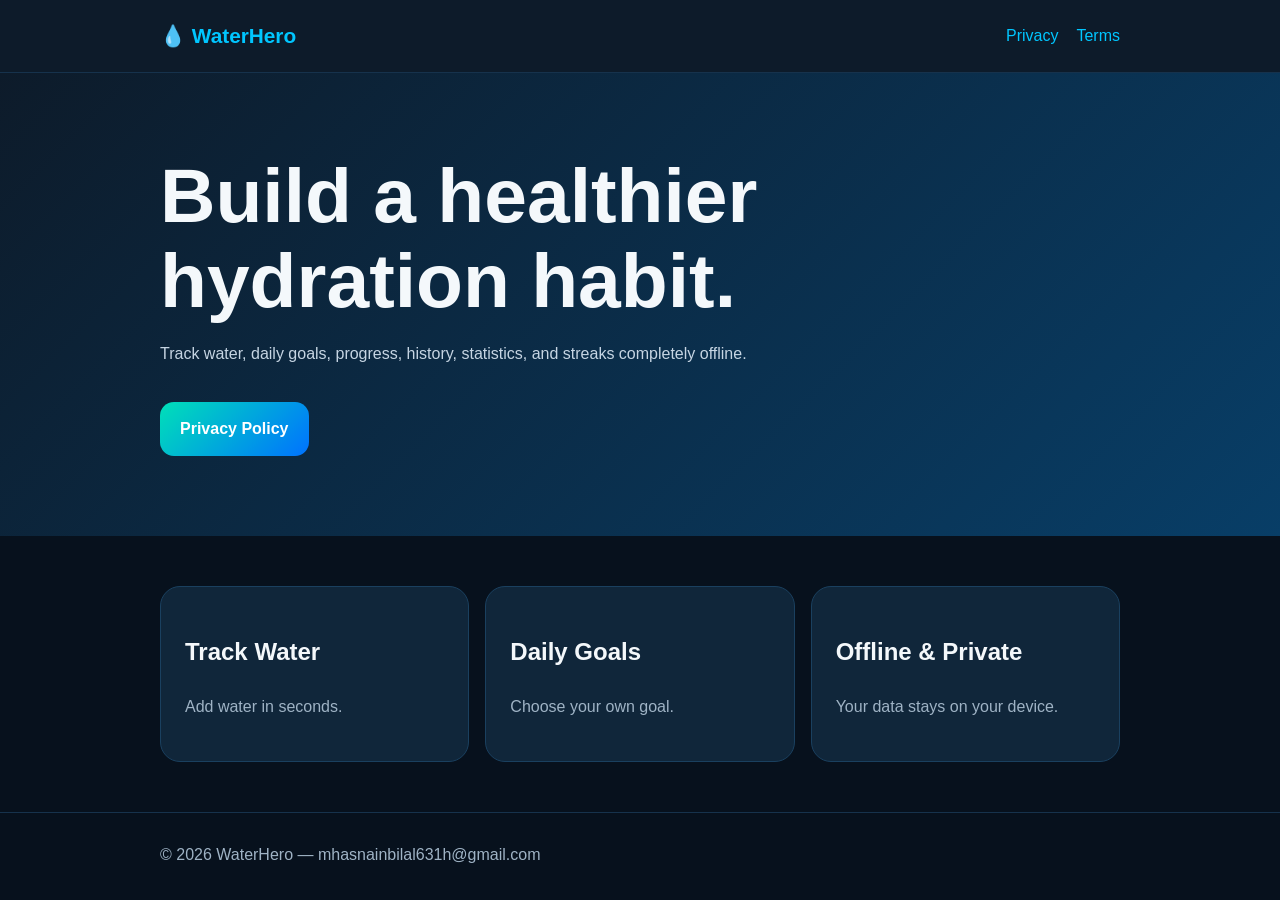
<file: docs/index.html>
<!DOCTYPE html><html lang="en"><head><meta charset="UTF-8"><meta name="viewport" content="width=device-width,initial-scale=1"><title>WaterHero</title><meta name="description" content="Offline hydration tracker"><link rel="stylesheet" href="styles.css"></head><body><header><div class="container nav"><a class="brand" href="index.html">💧 WaterHero</a><nav><a href="privacy-policy.html">Privacy</a><a href="terms-conditions.html">Terms</a></nav></div></header><main><section class="hero"><div class="container"><h1>Build a healthier hydration habit.</h1><p>Track water, daily goals, progress, history, statistics, and streaks completely offline.</p><a class="button" href="privacy-policy.html">Privacy Policy</a></div></section><section class="container grid"><article class="card"><h2>Track Water</h2><p class="muted">Add water in seconds.</p></article><article class="card"><h2>Daily Goals</h2><p class="muted">Choose your own goal.</p></article><article class="card"><h2>Offline & Private</h2><p class="muted">Your data stays on your device.</p></article></section></main><footer><div class="container">© 2026 WaterHero — mhasnainbilal631h@gmail.com</div></footer></body></html>
</file>
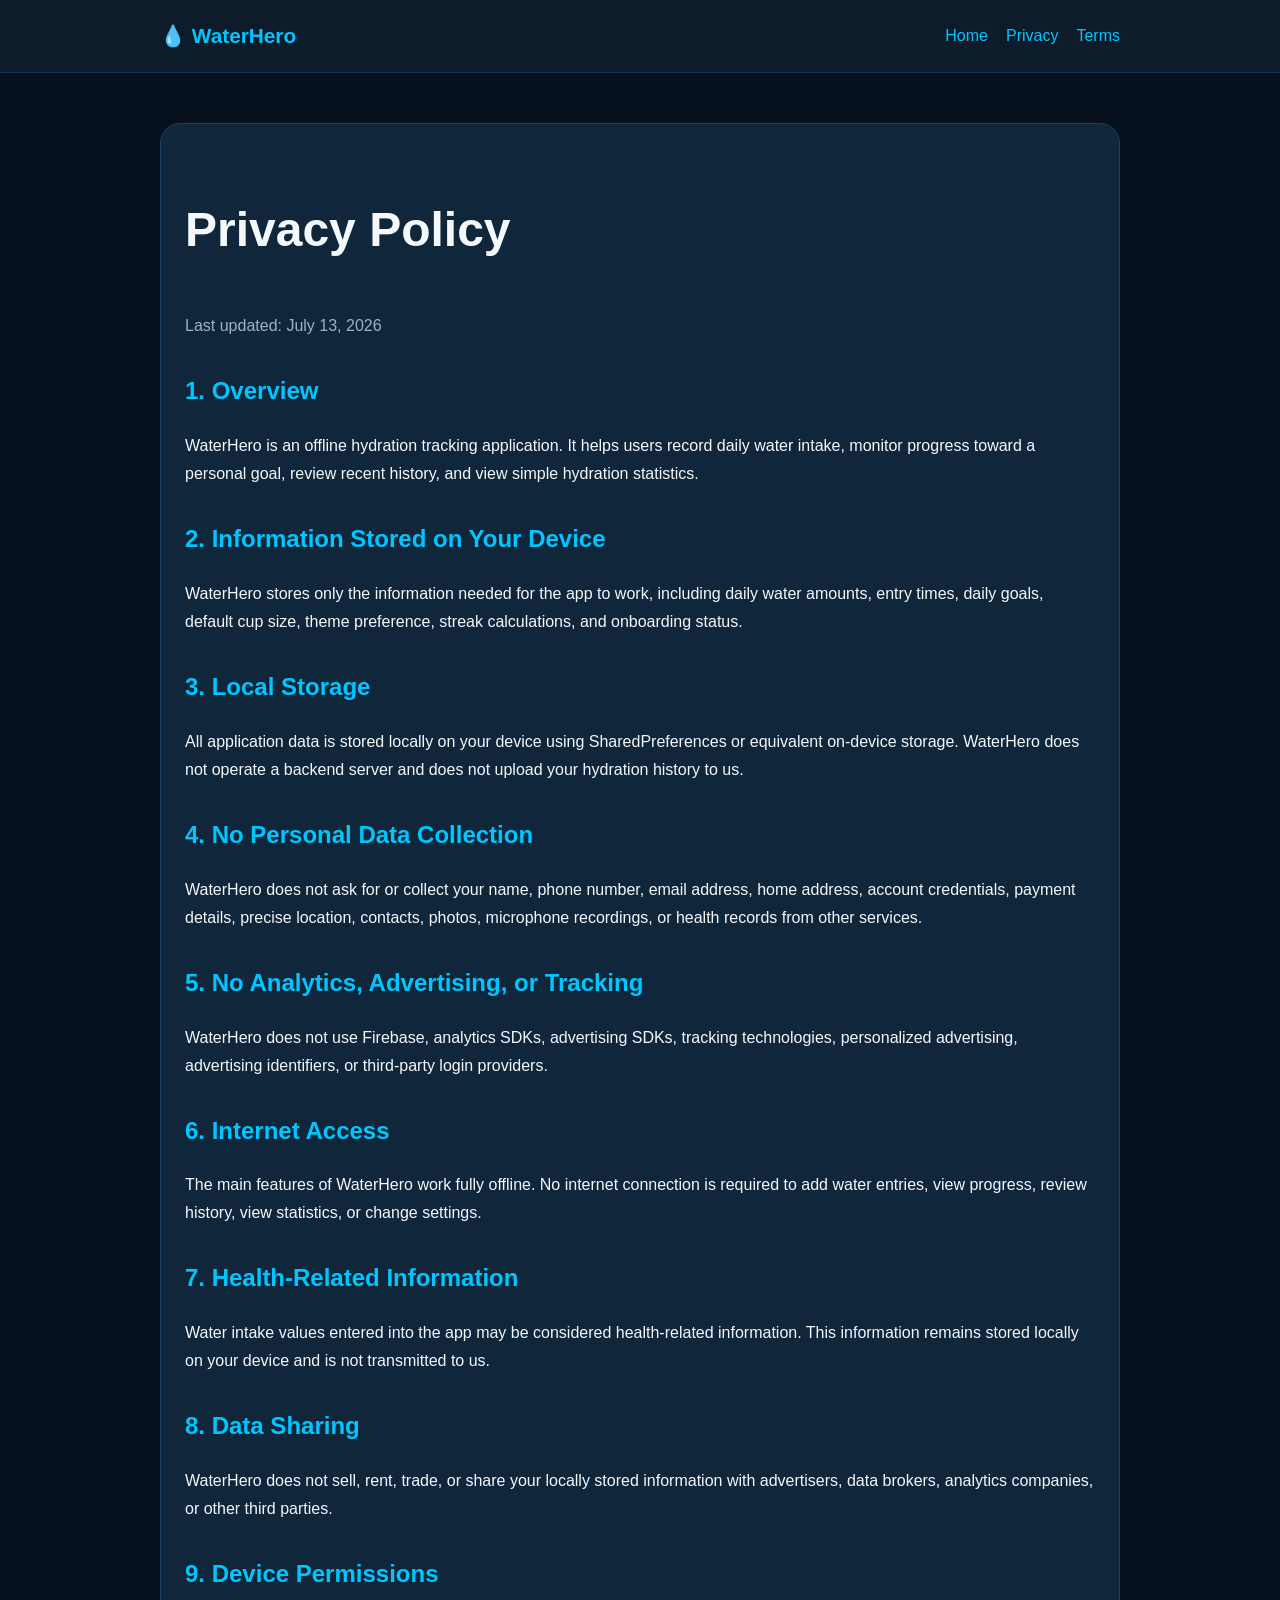
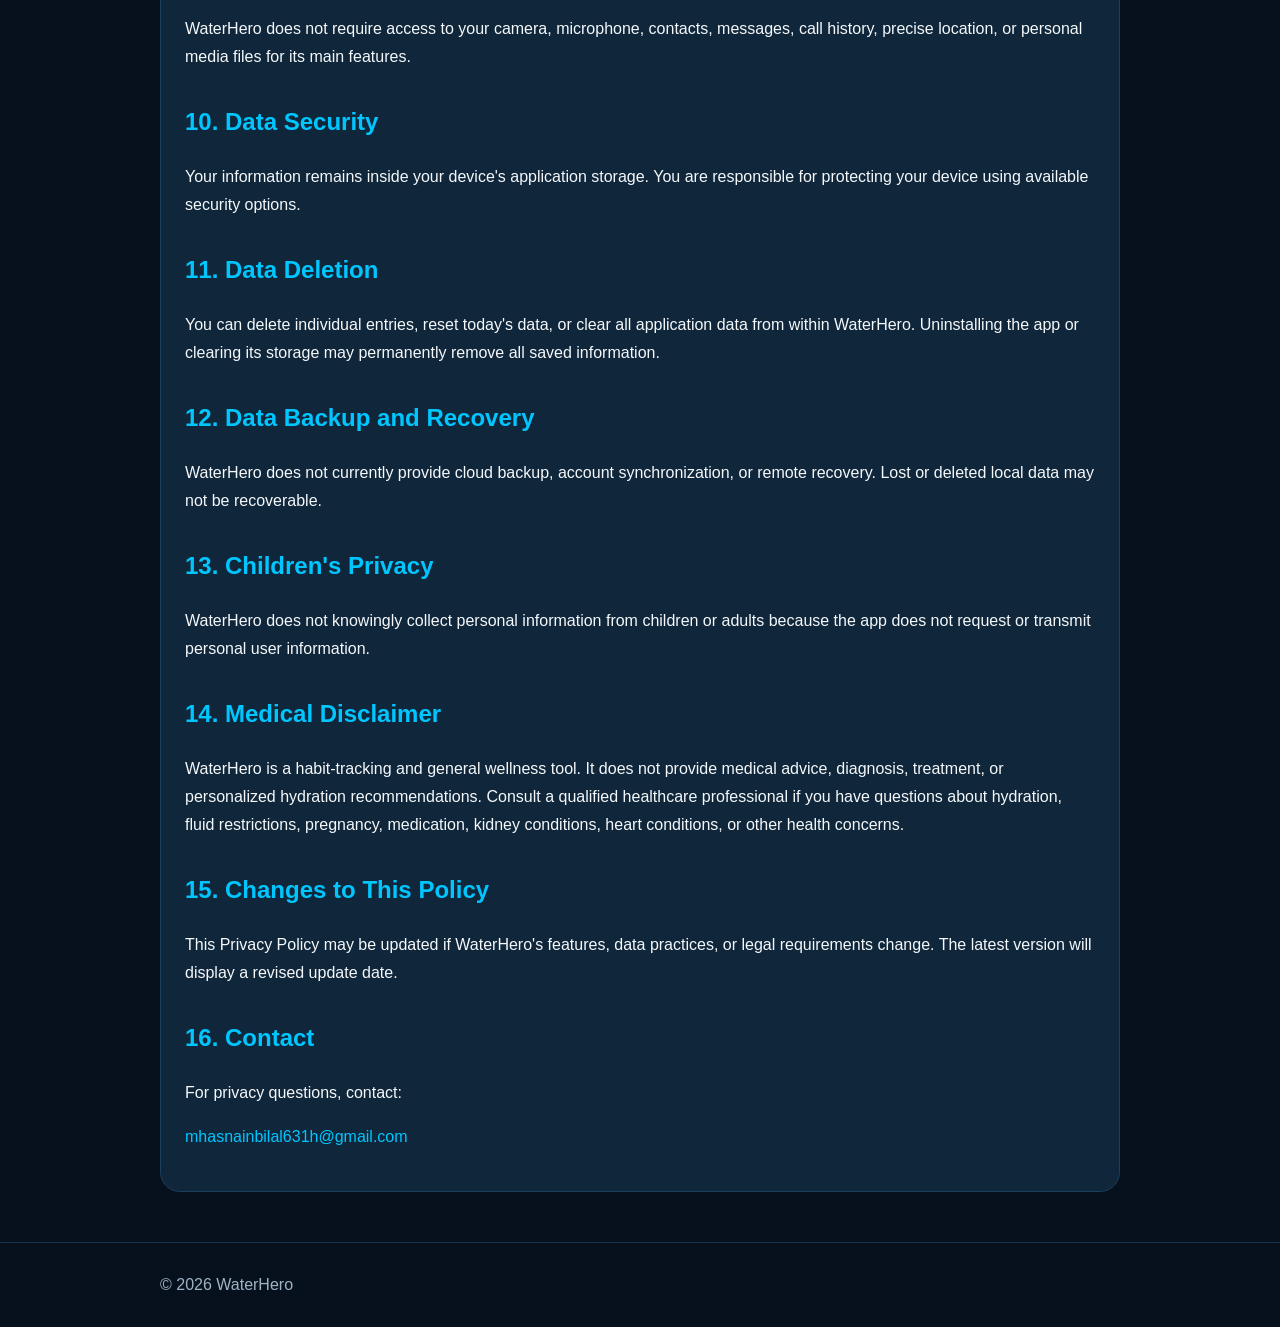
<file: docs/privacy-policy.html>
<!DOCTYPE html><html lang="en"><head><meta charset="UTF-8"><meta name="viewport" content="width=device-width,initial-scale=1"><title>Privacy Policy - WaterHero</title><link rel="stylesheet" href="styles.css"></head><body><header><div class="container nav"><a class="brand" href="index.html">💧 WaterHero</a><nav><a href="index.html">Home</a><a href="privacy-policy.html">Privacy</a><a href="terms-conditions.html">Terms</a></nav></div></header><main><article class="container legal"><h1>Privacy Policy</h1><p class="muted">Last updated: July 13, 2026</p><h2>1. Overview</h2><p>WaterHero is an offline hydration tracking application. It helps users record daily water intake, monitor progress toward a personal goal, review recent history, and view simple hydration statistics.</p><h2>2. Information Stored on Your Device</h2><p>WaterHero stores only the information needed for the app to work, including daily water amounts, entry times, daily goals, default cup size, theme preference, streak calculations, and onboarding status.</p><h2>3. Local Storage</h2><p>All application data is stored locally on your device using SharedPreferences or equivalent on-device storage. WaterHero does not operate a backend server and does not upload your hydration history to us.</p><h2>4. No Personal Data Collection</h2><p>WaterHero does not ask for or collect your name, phone number, email address, home address, account credentials, payment details, precise location, contacts, photos, microphone recordings, or health records from other services.</p><h2>5. No Analytics, Advertising, or Tracking</h2><p>WaterHero does not use Firebase, analytics SDKs, advertising SDKs, tracking technologies, personalized advertising, advertising identifiers, or third-party login providers.</p><h2>6. Internet Access</h2><p>The main features of WaterHero work fully offline. No internet connection is required to add water entries, view progress, review history, view statistics, or change settings.</p><h2>7. Health-Related Information</h2><p>Water intake values entered into the app may be considered health-related information. This information remains stored locally on your device and is not transmitted to us.</p><h2>8. Data Sharing</h2><p>WaterHero does not sell, rent, trade, or share your locally stored information with advertisers, data brokers, analytics companies, or other third parties.</p><h2>9. Device Permissions</h2><p>WaterHero does not require access to your camera, microphone, contacts, messages, call history, precise location, or personal media files for its main features.</p><h2>10. Data Security</h2><p>Your information remains inside your device's application storage. You are responsible for protecting your device using available security options.</p><h2>11. Data Deletion</h2><p>You can delete individual entries, reset today's data, or clear all application data from within WaterHero. Uninstalling the app or clearing its storage may permanently remove all saved information.</p><h2>12. Data Backup and Recovery</h2><p>WaterHero does not currently provide cloud backup, account synchronization, or remote recovery. Lost or deleted local data may not be recoverable.</p><h2>13. Children's Privacy</h2><p>WaterHero does not knowingly collect personal information from children or adults because the app does not request or transmit personal user information.</p><h2>14. Medical Disclaimer</h2><p>WaterHero is a habit-tracking and general wellness tool. It does not provide medical advice, diagnosis, treatment, or personalized hydration recommendations. Consult a qualified healthcare professional if you have questions about hydration, fluid restrictions, pregnancy, medication, kidney conditions, heart conditions, or other health concerns.</p><h2>15. Changes to This Policy</h2><p>This Privacy Policy may be updated if WaterHero's features, data practices, or legal requirements change. The latest version will display a revised update date.</p><h2>16. Contact</h2><p>For privacy questions, contact:</p><p><a href="mailto:mhasnainbilal631h@gmail.com">mhasnainbilal631h@gmail.com</a></p></article></main><footer><div class="container">© 2026 WaterHero</div></footer></body></html>
</file>
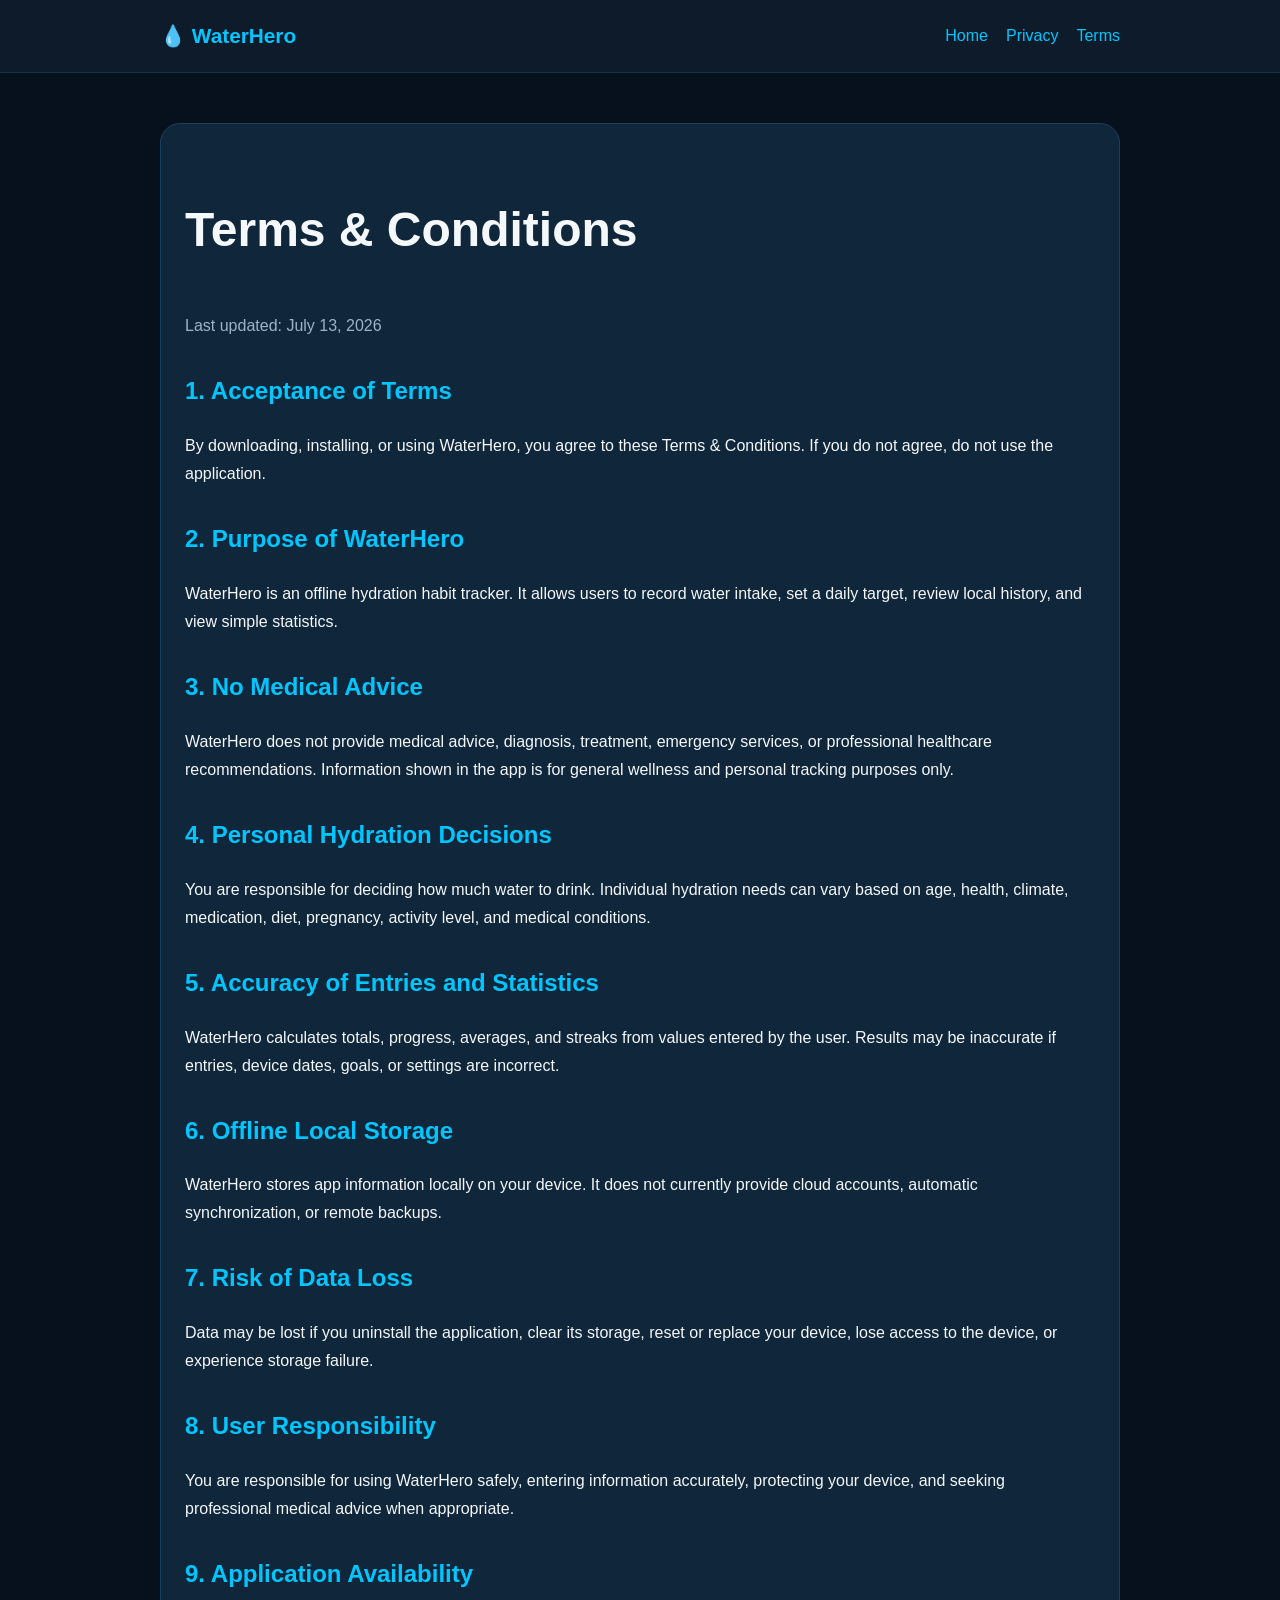
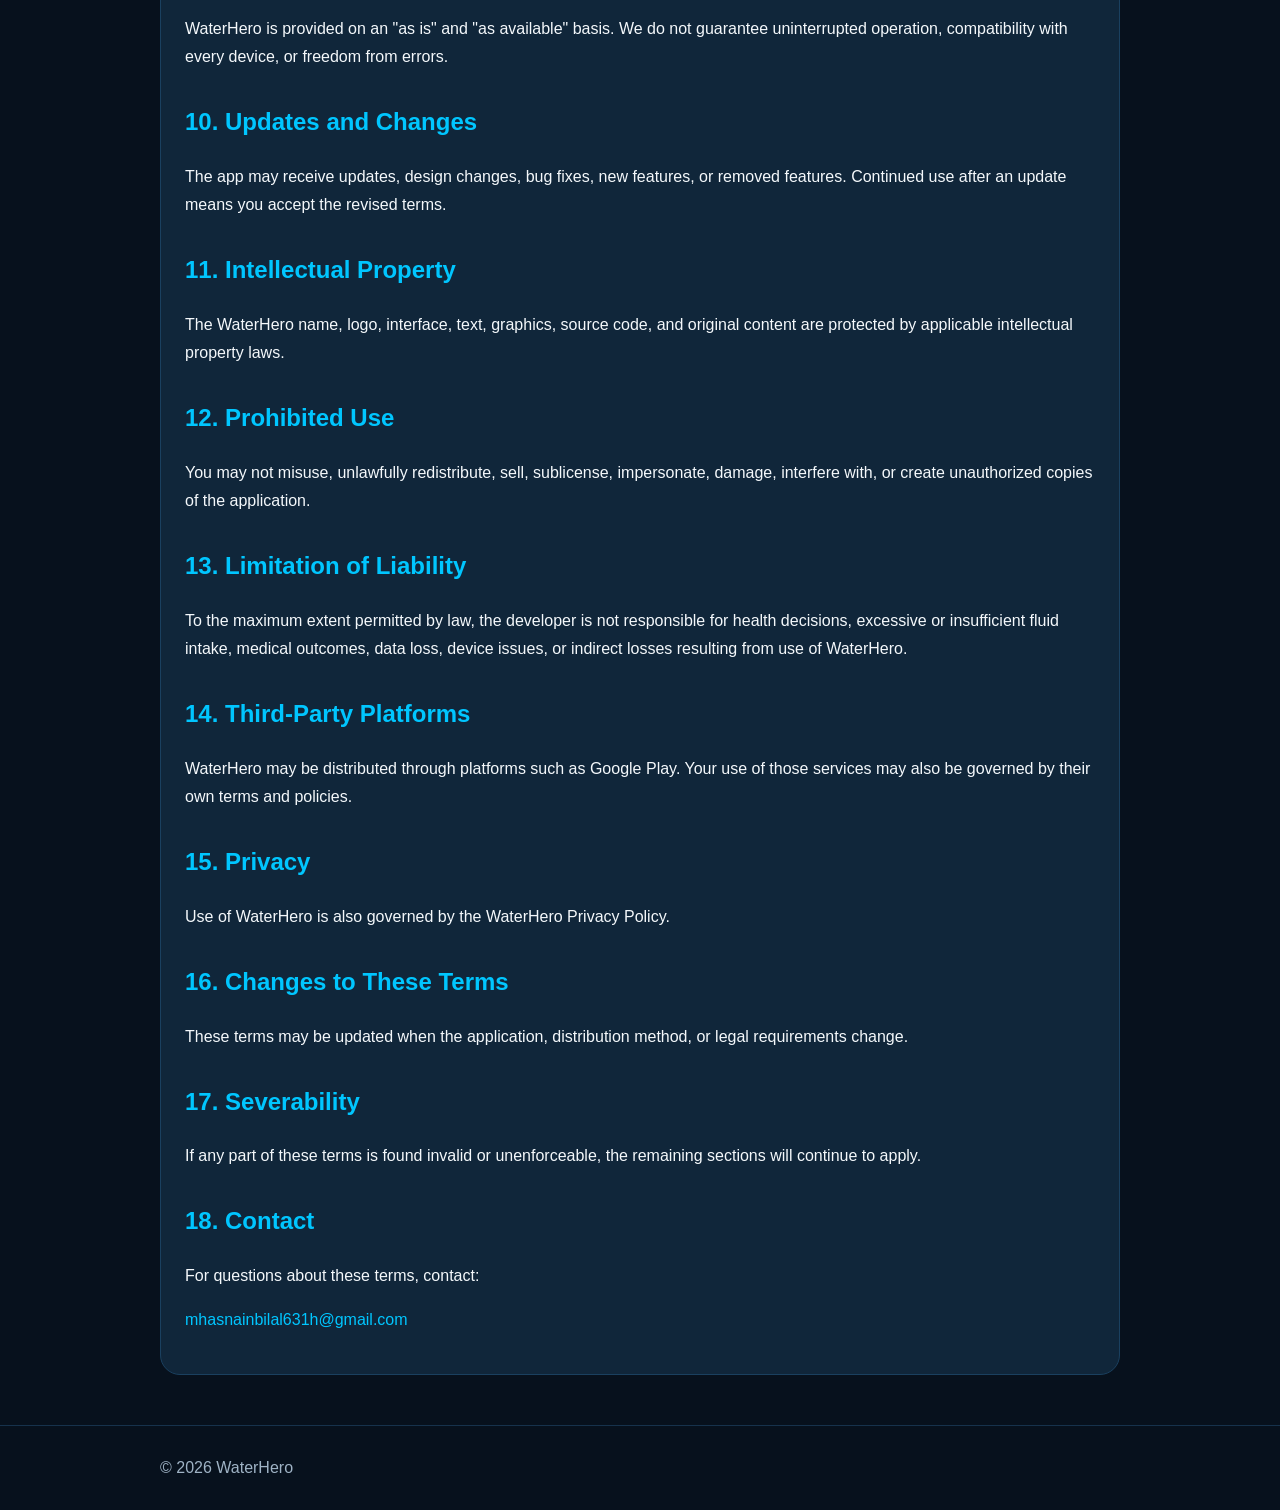
<file: docs/terms-conditions.html>
<!DOCTYPE html><html lang="en"><head><meta charset="UTF-8"><meta name="viewport" content="width=device-width,initial-scale=1"><title>Terms & Conditions - WaterHero</title><link rel="stylesheet" href="styles.css"></head><body><header><div class="container nav"><a class="brand" href="index.html">💧 WaterHero</a><nav><a href="index.html">Home</a><a href="privacy-policy.html">Privacy</a><a href="terms-conditions.html">Terms</a></nav></div></header><main><article class="container legal"><h1>Terms & Conditions</h1><p class="muted">Last updated: July 13, 2026</p><h2>1. Acceptance of Terms</h2><p>By downloading, installing, or using WaterHero, you agree to these Terms & Conditions. If you do not agree, do not use the application.</p><h2>2. Purpose of WaterHero</h2><p>WaterHero is an offline hydration habit tracker. It allows users to record water intake, set a daily target, review local history, and view simple statistics.</p><h2>3. No Medical Advice</h2><p>WaterHero does not provide medical advice, diagnosis, treatment, emergency services, or professional healthcare recommendations. Information shown in the app is for general wellness and personal tracking purposes only.</p><h2>4. Personal Hydration Decisions</h2><p>You are responsible for deciding how much water to drink. Individual hydration needs can vary based on age, health, climate, medication, diet, pregnancy, activity level, and medical conditions.</p><h2>5. Accuracy of Entries and Statistics</h2><p>WaterHero calculates totals, progress, averages, and streaks from values entered by the user. Results may be inaccurate if entries, device dates, goals, or settings are incorrect.</p><h2>6. Offline Local Storage</h2><p>WaterHero stores app information locally on your device. It does not currently provide cloud accounts, automatic synchronization, or remote backups.</p><h2>7. Risk of Data Loss</h2><p>Data may be lost if you uninstall the application, clear its storage, reset or replace your device, lose access to the device, or experience storage failure.</p><h2>8. User Responsibility</h2><p>You are responsible for using WaterHero safely, entering information accurately, protecting your device, and seeking professional medical advice when appropriate.</p><h2>9. Application Availability</h2><p>WaterHero is provided on an "as is" and "as available" basis. We do not guarantee uninterrupted operation, compatibility with every device, or freedom from errors.</p><h2>10. Updates and Changes</h2><p>The app may receive updates, design changes, bug fixes, new features, or removed features. Continued use after an update means you accept the revised terms.</p><h2>11. Intellectual Property</h2><p>The WaterHero name, logo, interface, text, graphics, source code, and original content are protected by applicable intellectual property laws.</p><h2>12. Prohibited Use</h2><p>You may not misuse, unlawfully redistribute, sell, sublicense, impersonate, damage, interfere with, or create unauthorized copies of the application.</p><h2>13. Limitation of Liability</h2><p>To the maximum extent permitted by law, the developer is not responsible for health decisions, excessive or insufficient fluid intake, medical outcomes, data loss, device issues, or indirect losses resulting from use of WaterHero.</p><h2>14. Third-Party Platforms</h2><p>WaterHero may be distributed through platforms such as Google Play. Your use of those services may also be governed by their own terms and policies.</p><h2>15. Privacy</h2><p>Use of WaterHero is also governed by the WaterHero Privacy Policy.</p><h2>16. Changes to These Terms</h2><p>These terms may be updated when the application, distribution method, or legal requirements change.</p><h2>17. Severability</h2><p>If any part of these terms is found invalid or unenforceable, the remaining sections will continue to apply.</p><h2>18. Contact</h2><p>For questions about these terms, contact:</p><p><a href="mailto:mhasnainbilal631h@gmail.com">mhasnainbilal631h@gmail.com</a></p></article></main><footer><div class="container">© 2026 WaterHero</div></footer></body></html>
</file>
<file: docs/styles.css>
*{box-sizing:border-box}body{margin:0;background:#07111d;color:#f4f8fb;font-family:Arial,sans-serif;line-height:1.75}a{color:#00c6ff;text-decoration:none}.container{width:min(960px,calc(100% - 36px));margin:auto}header{border-bottom:1px solid #16324c;background:#0d1b2a;padding:18px 0}.nav{display:flex;justify-content:space-between;align-items:center;gap:20px}.brand{font-size:1.3rem;font-weight:800}nav{display:flex;gap:18px}.hero{padding:80px 0;background:linear-gradient(135deg,#0d1b2a,#083e67)}.hero h1{font-size:clamp(2.4rem,6vw,4.8rem);line-height:1.1;margin:0 0 18px}.hero p{color:#c6d5e3;max-width:650px}.button{display:inline-block;margin-top:18px;padding:13px 20px;border-radius:14px;background:linear-gradient(135deg,#00e0b8,#0072ff);color:white;font-weight:800}.grid{display:grid;grid-template-columns:repeat(3,1fr);gap:16px;padding:50px 0}.card,.legal{background:#10263a;border:1px solid #1a405f;border-radius:20px;padding:24px}.legal{margin:50px auto}.legal h1{font-size:3rem}.legal h2{margin-top:30px;color:#00c6ff}.muted{color:#9fb3c5}footer{border-top:1px solid #16324c;padding:28px 0;color:#9fb3c5}@media(max-width:700px){.grid{grid-template-columns:1fr}.nav{align-items:flex-start;flex-direction:column}}
</file>
